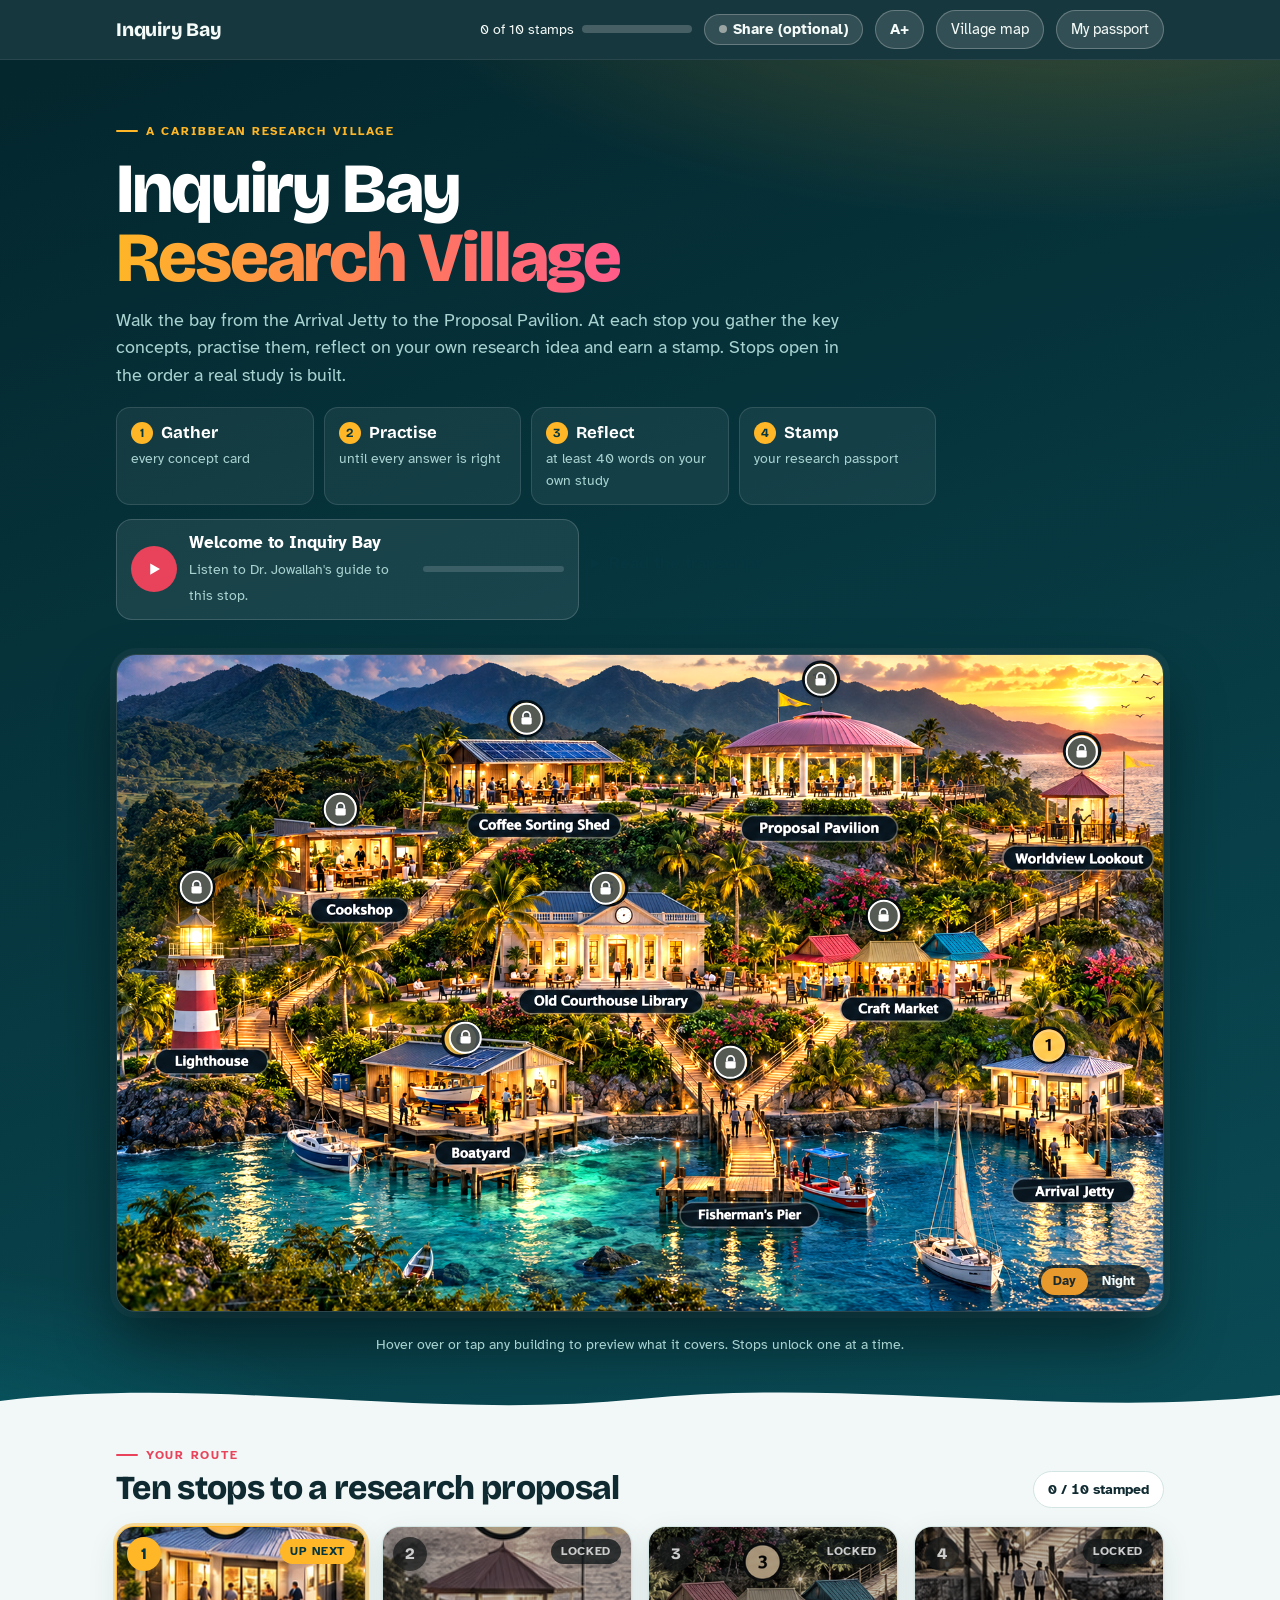
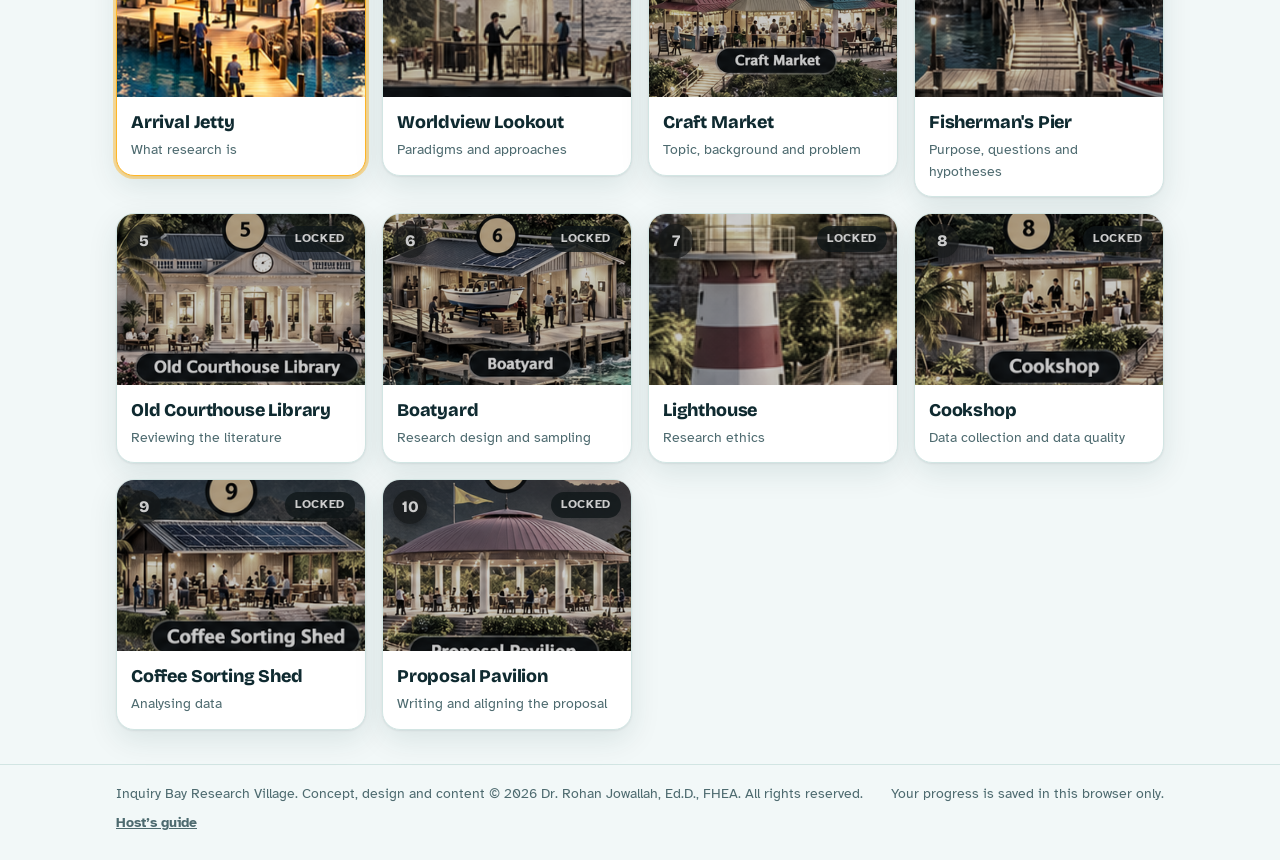
<file: index.html>
<!doctype html><html lang="en"><head><meta charset="utf-8"><meta name="viewport" content="width=device-width, initial-scale=1, viewport-fit=cover">
<title>Inquiry Bay Research Village</title>
<meta name="author" content="Dr. Rohan Jowallah, Ed.D., FHEA">
<link rel="preconnect" href="https://fonts.googleapis.com">
<link rel="preconnect" href="https://fonts.gstatic.com" crossorigin>
<link rel="stylesheet" href="https://fonts.googleapis.com/css2?family=Atkinson+Hyperlegible:ital,wght@0,400;0,700;1,400&family=Bricolage+Grotesque:opsz,wght@12..96,600;12..96,800&display=swap">
<style>
:root{
--bg:#fbf5e9; --surface:#fffdf8; --surface-2:#f3e9d4; --fg:#1d2b2f; --muted:#5b6a6c; --line:#e2d5bb;
--sea:#1c8f99; --sea-deep:#0f5c68; --sand:#efd9a7; --grass:#7fb069; --grass-2:#5b9152; --hill:#3f7a57; --mount:#5d8c84; --sky:#d9efef;
--hibiscus:#c8325f; --mango:#e99a2c; --palm:#2f6f4a; --ok:#2f7d4f; --ok-bg:#e3f2e7; --no:#b33b2e; --no-bg:#fbe5e1; --lock:#9aa4a3;
--title:#0f5c68; --btn:#0f5c68; --road:#e9c98c; --roof1:#c8325f; --roof2:#1c8f99; --roof3:#e99a2c; --wall:#fffaf0; --ink:#1d2b2f;
--f-display:"Shrikhand", "Georgia", serif; --f-body:"Atkinson Hyperlegible", system-ui, -apple-system, "Segoe UI", sans-serif;
--r:14px; --shadow:0 1px 2px rgba(15,60,70,.08), 0 8px 24px rgba(15,60,70,.08);
}
@media (prefers-color-scheme: dark){ :root:not([data-theme="light"]){
--bg:#0e1d22; --surface:#15282e; --surface-2:#1c343b; --fg:#eef3ef; --muted:#a3b5b3; --line:#2a454c;
--sea:#14596a; --sea-deep:#0b3441; --sand:#8a7550; --grass:#3d6a47; --grass-2:#2f5a3c; --hill:#264c37; --mount:#2c4c4f; --sky:#13303d;
--hibiscus:#ec6b92; --mango:#f2b45a; --palm:#5fae7d; --ok:#6fcf91; --ok-bg:#183a28; --no:#f08a7c; --no-bg:#43211d; --lock:#5e6e6f;
--title:#eef3ef; --btn:#1f7f8c; --road:#a68a5a; --roof1:#b8456a; --roof2:#2a8b96; --roof3:#c98a33; --wall:#e9e2d0; --ink:#0e1d22;
--shadow:0 1px 2px rgba(0,0,0,.3), 0 8px 24px rgba(0,0,0,.3); color-scheme:dark }}
:root[data-theme="dark"]{
--bg:#0e1d22; --surface:#15282e; --surface-2:#1c343b; --fg:#eef3ef; --muted:#a3b5b3; --line:#2a454c;
--sea:#14596a; --sea-deep:#0b3441; --sand:#8a7550; --grass:#3d6a47; --grass-2:#2f5a3c; --hill:#264c37; --mount:#2c4c4f; --sky:#13303d;
--hibiscus:#ec6b92; --mango:#f2b45a; --palm:#5fae7d; --ok:#6fcf91; --ok-bg:#183a28; --no:#f08a7c; --no-bg:#43211d; --lock:#5e6e6f;
--title:#eef3ef; --btn:#1f7f8c; --road:#a68a5a; --roof1:#b8456a; --roof2:#2a8b96; --roof3:#c98a33; --wall:#e9e2d0; --ink:#0e1d22;
--shadow:0 1px 2px rgba(0,0,0,.3), 0 8px 24px rgba(0,0,0,.3); color-scheme:dark }
*{box-sizing:border-box}
body{background:var(--bg); color:var(--fg); font-family:var(--f-body); font-size:17px; line-height:1.55; margin:0}
body::before{content:""; position:fixed; inset:0 0 auto; height:env(safe-area-inset-top,0px); z-index:30; background:var(--sea-deep)}
.wrap{max-width:1080px; margin:0 auto; padding-left:max(16px, env(safe-area-inset-left,0px)); padding-right:max(16px, env(safe-area-inset-right,0px))}
h1,h2,h3{text-wrap:balance; line-height:1.15; margin:0}
.display{font-family:var(--f-display); font-weight:400; letter-spacing:.01em}
p{margin:0}
a{color:var(--title)}
button{font:inherit; color:inherit; cursor:pointer}
:focus-visible{outline:3px solid var(--mango); outline-offset:2px; border-radius:6px}
.eyebrow{font-size:.78rem; font-weight:700; letter-spacing:.12em; text-transform:uppercase; color:var(--muted)}
.bar{position:sticky; top:env(safe-area-inset-top,0px); z-index:20; background:var(--sea-deep); color:#f4fbf8}
.bar .wrap{display:flex; align-items:center; gap:12px; padding-block:10px; flex-wrap:wrap}
.brand{font-family:var(--f-display); font-size:1.25rem; flex:1; min-width:0; white-space:nowrap; overflow:hidden; text-overflow:ellipsis}
.bar button{background:rgba(255,255,255,.12); border:1px solid rgba(255,255,255,.25); color:#f4fbf8; padding:7px 14px; border-radius:999px; font-size:.92rem}
.bar button:hover{background:rgba(255,255,255,.22)}
.meter{display:flex; align-items:center; gap:8px; font-size:.9rem}
.meter .track{width:110px; height:8px; background:rgba(255,255,255,.2); border-radius:9px; overflow:hidden}
.meter .fill{height:100%; background:var(--mango); width:0; transition:width .5s}
.hero{padding-block:28px 12px; display:grid; gap:10px}
.hero h1{font-family:var(--f-display); font-weight:400; font-size:clamp(2rem,5.2vw,3.4rem); color:var(--title)}
.hero .lede{max-width:62ch; font-size:1.08rem}
.howto{display:flex; flex-wrap:wrap; gap:8px 18px; color:var(--muted); font-size:.95rem}
.howto span b{color:var(--fg)}
.welcome-audio{display:flex; gap:12px; align-items:center; flex-wrap:wrap}
.mapbox{margin-block:14px; border-radius:20px; overflow:hidden; box-shadow:var(--shadow); border:1px solid var(--line); background:var(--sky)}
.mapbox svg{display:block; width:100%; height:auto}
.st-marker{cursor:pointer}
.st-marker.locked{cursor:not-allowed}
.st-marker .badge{transition:transform .2s}
.st-marker:not(.locked):hover .badge, .st-marker:focus-visible .badge{transform:scale(1.12)}
.st-marker:focus{outline:none}
.st-marker:focus-visible .ring{stroke:var(--mango); stroke-width:5}
.pulse{animation:pulse 1.8s ease-out infinite; transform-origin:center; transform-box:fill-box}
@keyframes pulse{0%{opacity:.8; transform:scale(1)}100%{opacity:0; transform:scale(1.9)}}
.wave{animation:drift 7s ease-in-out infinite alternate}
@keyframes drift{from{transform:translateX(-10px)}to{transform:translateX(10px)}}
.boat{animation:bob 4s ease-in-out infinite alternate}
@keyframes bob{from{transform:translateY(-2px) rotate(-1deg)}to{transform:translateY(3px) rotate(1deg)}}
@media (prefers-reduced-motion: reduce){ .pulse,.wave,.boat{animation:none} *{transition:none!important} }
.route{display:grid; grid-template-columns:repeat(auto-fill,minmax(230px,1fr)); gap:12px; margin-block:8px 28px; padding:0; list-style:none}
.route button{width:100%; text-align:left; display:flex; gap:12px; align-items:flex-start; background:var(--surface); border:1px solid var(--line); border-radius:var(--r); padding:12px 14px}
.route button:hover:not([disabled]){border-color:var(--sea)}
.route button[disabled]{opacity:.55; cursor:not-allowed}
.route .n{flex:none; width:34px; height:34px; border-radius:50%; display:grid; place-items:center; font-weight:700; background:var(--surface-2); font-variant-numeric:tabular-nums}
.route .done .n{background:var(--hibiscus); color:#fff}
.route .current .n{background:var(--mango); color:var(--ink)}
.route .t{min-width:0}
.route .t b{display:block}
.route .t small{color:var(--muted); font-size:.85rem}
.section-h{display:flex; align-items:baseline; justify-content:space-between; gap:12px; flex-wrap:wrap; margin-top:10px}
.section-h h2{font-size:1.35rem}
footer{border-top:1px solid var(--line); margin-top:30px}
footer .wrap{padding-block:18px 26px; color:var(--muted); font-size:.88rem; display:flex; gap:8px 20px; flex-wrap:wrap; justify-content:space-between}
.st-hero{padding-block:22px 6px; display:grid; gap:10px}
.st-hero h1{font-family:var(--f-display); font-weight:400; font-size:clamp(1.9rem,4.6vw,3rem)}
.st-hero .big{font-size:1.12rem; max-width:64ch}
.feeds{display:inline-flex; gap:8px; align-items:center; background:var(--surface-2); border-radius:999px; padding:5px 14px; font-size:.9rem; width:fit-content; max-width:100%}
.checks{display:flex; flex-wrap:wrap; gap:8px; margin-top:4px}
.chip{display:inline-flex; align-items:center; gap:6px; border:1px solid var(--line); border-radius:999px; padding:4px 12px; font-size:.86rem; background:var(--surface)}
.chip.on{background:var(--ok-bg); border-color:var(--ok); color:var(--ok)}
.chip i{font-style:normal; font-weight:700}
.player{display:flex; align-items:center; gap:12px; background:var(--surface); border:1px solid var(--line); border-radius:var(--r); padding:10px 14px; flex-wrap:wrap}
.play{width:46px; height:46px; border-radius:50%; border:none; background:var(--hibiscus); color:#fff; display:grid; place-items:center; flex:none}
.play svg{width:18px; height:18px; fill:currentColor}
.player .lbl{min-width:0; flex:1 1 220px}
.player .lbl b{display:block}
.player .lbl small{color:var(--muted)}
.ptrack{flex:1 1 140px; height:6px; background:var(--surface-2); border-radius:6px; overflow:hidden; min-width:100px}
.ptrack div{height:100%; width:0; background:var(--hibiscus)}
.block{margin-block:26px; display:grid; gap:14px}
.block > header{display:flex; align-items:baseline; gap:12px; flex-wrap:wrap}
.step{font-family:var(--f-display); color:var(--hibiscus); font-size:1.5rem; line-height:1}
.block h2{font-size:1.4rem}
.block .sub{color:var(--muted); font-size:.95rem; flex-basis:100%}
.cards{display:grid; grid-template-columns:repeat(auto-fill,minmax(250px,1fr)); gap:12px}
.card{background:var(--surface); border:1px solid var(--line); border-radius:var(--r); text-align:left; padding:14px 16px; display:grid; gap:8px; align-content:start; min-width:0}
.card .term{font-weight:700; font-size:1.05rem; display:flex; justify-content:space-between; gap:10px; align-items:center}
.card .term span.tag{font-size:.75rem; font-weight:700; color:var(--muted); letter-spacing:.08em; text-transform:uppercase; white-space:nowrap}
.card.open{border-color:var(--sea)}
.card.open .term span.tag{color:var(--ok)}
.card .def{font-size:.97rem}
.card .ex{font-size:.92rem; color:var(--muted); border-left:3px solid var(--mango); padding-left:10px}
.lens{display:grid; grid-template-columns:1fr 1fr; gap:12px}
@media (max-width:720px){ .lens{grid-template-columns:1fr} }
.lens > div{background:var(--surface-2); border-radius:var(--r); padding:16px; display:grid; gap:8px; align-content:start; min-width:0}
.lens h3{font-size:1.05rem}
.lens ul{margin:0; padding-left:18px; display:grid; gap:6px}
.lens li small{display:block; color:var(--muted)}
.act{background:var(--surface); border:1px solid var(--line); border-radius:var(--r); padding:16px; display:grid; gap:12px; min-width:0}
.act.passed{border-color:var(--ok)}
.act .ap{font-weight:700}
.act .status{font-size:.9rem; color:var(--muted)}
.act.passed .status{color:var(--ok); font-weight:700}
.tray{display:flex; flex-wrap:wrap; gap:8px; min-height:10px}
.item{background:var(--surface-2); border:1.5px solid var(--line); border-radius:10px; padding:9px 12px; text-align:left; font-size:.95rem; max-width:100%}
.item.sel{border-color:var(--mango); box-shadow:0 0 0 3px color-mix(in srgb, var(--mango) 35%, transparent)}
.buckets{display:grid; grid-template-columns:repeat(auto-fit,minmax(180px,1fr)); gap:10px}
.bucket{border:2px dashed var(--line); border-radius:12px; padding:10px; display:grid; gap:8px; align-content:start; background:transparent; text-align:left; min-height:90px; min-width:0}
.bucket.ready{border-color:var(--mango); background:color-mix(in srgb, var(--mango) 8%, transparent)}
.bucket > b{font-size:.95rem}
.placed{background:var(--ok-bg); border:1px solid var(--ok); border-radius:9px; padding:8px 10px; font-size:.9rem}
.placed small{display:block; color:var(--muted); margin-top:3px}
.shake{animation:shake .35s}
@keyframes shake{0%,100%{transform:translateX(0)}25%{transform:translateX(-6px)}75%{transform:translateX(6px)}}
.msg{font-size:.92rem; padding:8px 12px; border-radius:9px}
.msg.no{background:var(--no-bg); color:var(--no)}
.msg.ok{background:var(--ok-bg); color:var(--ok)}
.seq{margin:0; padding-left:0; list-style:none; display:grid; gap:6px; counter-reset:s}
.seq li{counter-increment:s; background:var(--ok-bg); border:1px solid var(--ok); border-radius:9px; padding:8px 12px; display:flex; gap:10px}
.seq li::before{content:counter(s); font-weight:700; color:var(--ok); font-variant-numeric:tabular-nums}
.q{display:grid; gap:8px; padding-top:6px}
.q + .q{border-top:1px solid var(--line); padding-top:14px}
.opts{display:grid; gap:8px}
.opt{background:var(--surface-2); border:1.5px solid var(--line); border-radius:10px; padding:10px 12px; text-align:left}
.opt:hover:not([disabled]){border-color:var(--sea)}
.opt.right{background:var(--ok-bg); border-color:var(--ok)}
.opt.wrong{background:var(--no-bg); border-color:var(--no); text-decoration:line-through; opacity:.8}
.calc{display:flex; flex-wrap:wrap; gap:12px}
.calc label{display:grid; gap:4px; font-size:.9rem; font-weight:700}
.calc input{width:110px; padding:9px 10px; border-radius:9px; border:1.5px solid var(--line); background:var(--surface-2); color:var(--fg); font:inherit; font-variant-numeric:tabular-nums}
.calc input.right{border-color:var(--ok); background:var(--ok-bg)}
.calc input.wrong{border-color:var(--no); background:var(--no-bg)}
.btn{background:var(--btn); color:#f4fbf8; border:none; border-radius:999px; padding:10px 20px; font-weight:700; width:fit-content}
.btn.ghost{background:transparent; color:var(--fg); border:1.5px solid var(--line)}
.btn[disabled]{opacity:.45; cursor:not-allowed}
.btn.big{font-size:1.05rem; padding:13px 26px; background:var(--hibiscus); color:#fff}
textarea, .field input{width:100%; border:1.5px solid var(--line); border-radius:12px; background:var(--surface); color:var(--fg); font:inherit; padding:12px 14px; resize:vertical}
textarea{min-height:150px}
.wc{font-size:.88rem; color:var(--muted); font-variant-numeric:tabular-nums}
.wc.ok{color:var(--ok); font-weight:700}
.gate{background:var(--surface-2); border-radius:18px; padding:20px; display:grid; gap:12px; justify-items:start; margin-block:30px 10px}
.gate h2{font-size:1.3rem}
.gate ul{margin:0; padding-left:20px}
.res a{font-weight:700}
.bp{display:grid; gap:16px}
.bp fieldset{border:1px solid var(--line); border-radius:var(--r); padding:14px 16px 16px; margin:0; display:grid; gap:12px; background:var(--surface); min-width:0}
.bp legend{font-weight:700; padding:0 6px; color:var(--hibiscus)}
.field{display:grid; gap:6px}
.field label{font-weight:700}
.field .hint{font-size:.88rem; color:var(--muted)}
.field textarea{min-height:84px}
.notes{font-size:.86rem; background:var(--surface-2); border-radius:9px; padding:8px 10px; color:var(--muted)}
.notes b{color:var(--fg)}
.align-list{display:grid; gap:8px}
.align-list label{display:flex; gap:10px; align-items:flex-start}
.align-list input{width:20px; height:20px; margin-top:3px; accent-color:var(--ok); flex:none}
.stamps{display:grid; grid-template-columns:repeat(auto-fill,minmax(150px,1fr)); gap:12px}
.stamp{aspect-ratio:1/1; max-width:100%; border:2px dashed var(--line); border-radius:50%; display:grid; place-items:center; text-align:center; padding:14px; font-size:.82rem; color:var(--muted)}
.stamp.got{border:3px double var(--hibiscus); color:var(--hibiscus); transform:rotate(-6deg); background:color-mix(in srgb, var(--hibiscus) 6%, transparent)}
.stamp b{display:block; font-family:var(--f-display); font-weight:400; font-size:1rem}
.gloss{display:grid; gap:8px}
.gloss input{width:100%; padding:10px 14px; border-radius:999px; border:1.5px solid var(--line); background:var(--surface); color:var(--fg); font:inherit}
.gloss dl{margin:0; display:grid; gap:10px}
.gloss dt{font-weight:700}
.gloss dd{margin:0; color:var(--muted); font-size:.95rem}
.gloss dd small{color:var(--hibiscus); font-weight:700}
.refl{display:grid; gap:10px}
.refl article{background:var(--surface); border:1px solid var(--line); border-radius:var(--r); padding:12px 14px}
.refl article p{white-space:pre-wrap; font-size:.95rem}
.copybox{width:100%; min-height:180px; font-size:.85rem}
.cert{border:3px double var(--sea); border-radius:20px; padding:28px 22px; text-align:center; display:grid; gap:10px; background:var(--surface); justify-items:center}
.cert h2{font-family:var(--f-display); font-weight:400; font-size:clamp(1.6rem,4vw,2.4rem); color:var(--hibiscus)}
.cert .who{font-size:1.6rem; font-weight:700; border-bottom:2px solid var(--line); padding-bottom:4px; min-width:min(320px,100%)}
.cert code{font-size:1.05rem; background:var(--surface-2); padding:4px 10px; border-radius:8px; font-variant-numeric:tabular-nums}
.overlay{position:fixed; inset:0; background:rgba(10,30,36,.55); display:grid; place-items:center; z-index:50; padding:20px}
.overlay .panel{background:var(--surface); border-radius:22px; padding:28px 24px; max-width:420px; width:100%; text-align:center; display:grid; gap:12px; justify-items:center; box-shadow:var(--shadow)}
.bigstamp{width:150px; height:150px; border-radius:50%; border:5px double var(--hibiscus); color:var(--hibiscus); display:grid; place-items:center; font-family:var(--f-display); font-size:1.05rem; padding:16px; transform:rotate(-8deg); animation:thump .5s ease-out}
@keyframes thump{0%{transform:scale(2.2) rotate(-8deg); opacity:0}70%{transform:scale(.92) rotate(-8deg); opacity:1}100%{transform:scale(1) rotate(-8deg)}}
.row{display:flex; gap:10px; flex-wrap:wrap; justify-content:center}
.preview-flag{background:var(--mango); color:var(--ink); text-align:center; font-weight:700; font-size:.85rem; padding:4px}
</style>
<link rel="stylesheet" href="map.css">
<link rel="manifest" href="manifest.webmanifest">
<meta name="theme-color" content="#04262d">
<link rel="apple-touch-icon" href="icon-192.png">
</head><body>
<div id="previewFlag" class="preview-flag" hidden>Facilitator preview: every station is unlocked. Progress here is for testing only.</div>
<header class="bar">
<div class="wrap">
<div class="brand">Inquiry Bay</div>
<div class="meter" aria-label="Village progress"><span id="meterTxt">0 of 10 stamps</span><div class="track"><div class="fill" id="meterFill"></div></div></div>
<button type="button" id="navMap">Village map</button>
<button type="button" id="navPass">My passport</button>
</div>
</header>
<main id="app"></main>
<footer>
<div class="wrap">
<span>Inquiry Bay Research Village. Concept, design and content © 2026 Dr. Rohan Jowallah, Ed.D., FHEA. All rights reserved.</span>
<span>Your progress is saved in this browser only.</span>
</div>
</footer>
<audio id="aud" preload="none"></audio>
<script src="data.js?v=6"></script>
<script src="map.js?v=6"></script>
<script src="app.js?v=6"></script>
<script src="sync.js?v=6"></script>
<script src="transcripts.js?v=1"></script>
<script src="extras.js?v=1"></script>
</body></html>
</file>
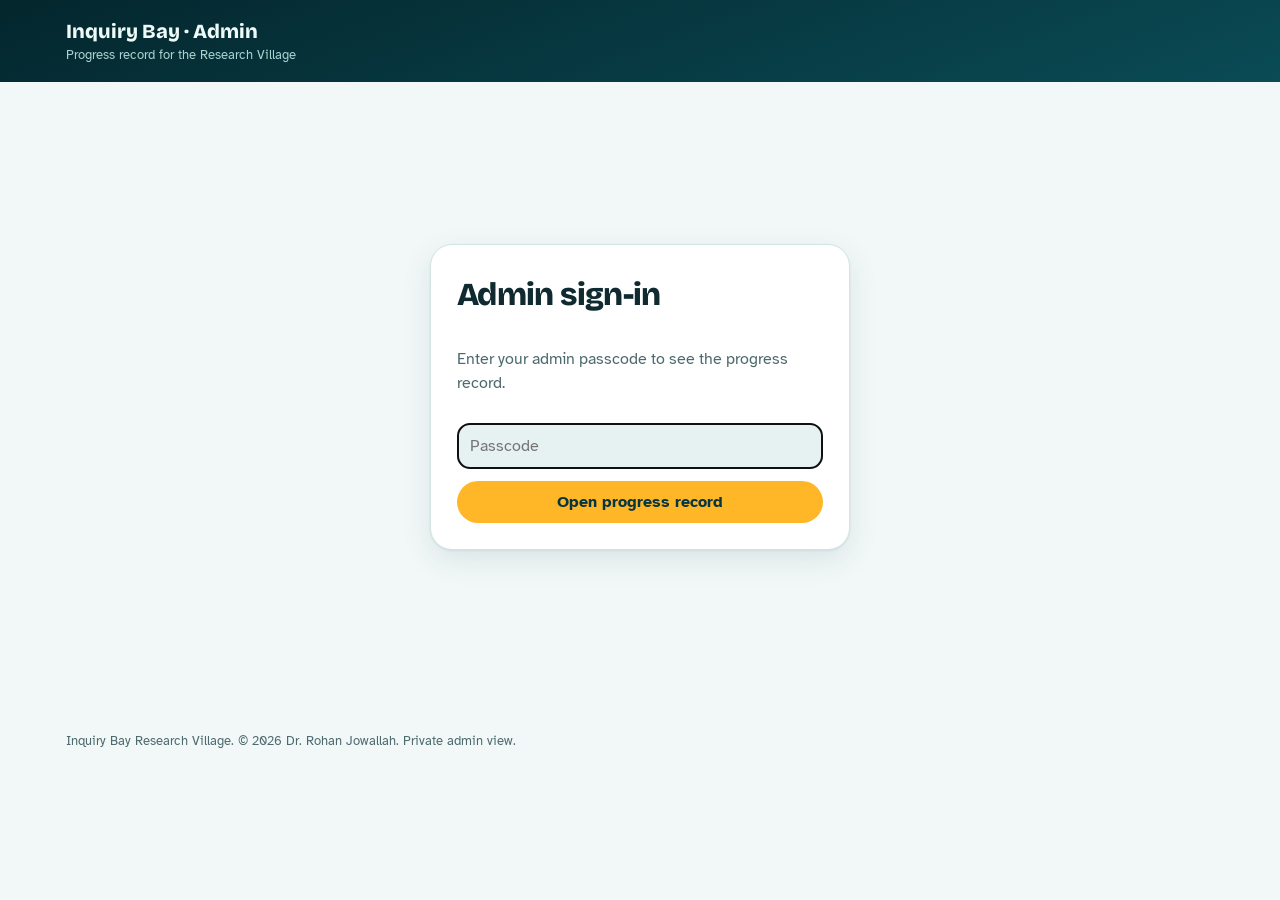
<file: admin.html>
<!doctype html>
<html lang="en"><head><meta charset="utf-8"><meta name="viewport" content="width=device-width, initial-scale=1, viewport-fit=cover">
<title>Inquiry Bay Admin</title>
<meta name="robots" content="noindex,nofollow">
<link rel="preconnect" href="https://fonts.googleapis.com"><link rel="preconnect" href="https://fonts.gstatic.com" crossorigin>
<link rel="stylesheet" href="https://fonts.googleapis.com/css2?family=Atkinson+Hyperlegible:wght@400;700&family=Bricolage+Grotesque:opsz,wght@12..96,600;12..96,800&display=swap">
<style>
:root{--bg:#f2f8f8;--surface:#fff;--surface-2:#e5f2f1;--fg:#0f2a30;--muted:#4d6a6f;--line:#d2e5e3;--sea:#00a3b4;--band1:#04262d;--band2:#0a4b55;--hibiscus:#e8435a;--mango:#ffb627;--ok:#1f8a5c;--ok-bg:#e1f4ea;--no:#c2392b;
--f-display:"Bricolage Grotesque","Avenir Next","Segoe UI",system-ui,sans-serif;--f-body:"Atkinson Hyperlegible",system-ui,-apple-system,"Segoe UI",sans-serif;--shadow:0 1px 2px rgba(6,54,63,.08),0 10px 30px rgba(6,54,63,.10)}
@media (prefers-color-scheme: dark){:root:not([data-theme="light"]){--bg:#061a1f;--surface:#0c2930;--surface-2:#12363e;--fg:#e8f5f3;--muted:#9dbcbc;--line:#1c444c;--sea:#22c3cf;--band1:#021216;--band2:#073740;--hibiscus:#ff6b7f;--mango:#ffc24b;--ok:#6fd8a0;--ok-bg:#163a2b;--no:#ff8a7a;--shadow:0 1px 2px rgba(0,0,0,.3),0 10px 30px rgba(0,0,0,.35);color-scheme:dark}}
*{box-sizing:border-box}
body{margin:0;background:var(--bg);color:var(--fg);font-family:var(--f-body);font-size:16px;line-height:1.5}
.wrap{max-width:1180px;margin:0 auto;padding-left:max(16px,env(safe-area-inset-left,0px));padding-right:max(16px,env(safe-area-inset-right,0px))}
header.top{background:linear-gradient(160deg,var(--band1),var(--band2));color:#eefaf8}
header.top .wrap{display:flex;align-items:center;gap:14px;flex-wrap:wrap;padding-block:16px}
.brand{font-family:var(--f-display);font-weight:800;font-size:1.25rem;flex:1}
.brand small{display:block;font-family:var(--f-body);font-weight:400;font-size:.82rem;color:#a9d3d1}
button{font:inherit;cursor:pointer}
.btn{background:var(--mango);color:#06363f;border:none;border-radius:999px;padding:9px 18px;font-weight:700}
.btn.ghost{background:transparent;color:inherit;border:1.5px solid currentColor;opacity:.9}
.btn.danger{background:transparent;color:var(--no);border:1.5px solid var(--no)}
h1,h2,h3{font-family:var(--f-display);font-weight:800;letter-spacing:-.02em;margin:0}
.login{min-height:70vh;display:grid;place-items:center}
.login form{background:var(--surface);border:1px solid var(--line);border-radius:22px;padding:26px;width:min(420px,100%);display:grid;gap:12px;box-shadow:var(--shadow)}
input,select{padding:10px 12px;border-radius:12px;border:1.5px solid var(--line);background:var(--surface-2);color:var(--fg);font:inherit;width:100%}
.err{color:var(--no);font-weight:700;font-size:.9rem}
.tiles{display:grid;grid-template-columns:repeat(4,minmax(0,1fr));gap:12px;margin:22px 0}
@media (max-width:760px){.tiles{grid-template-columns:repeat(2,minmax(0,1fr))}}
.tile{background:var(--surface);border:1px solid var(--line);border-radius:16px;padding:14px 16px;box-shadow:var(--shadow)}
.tile b{display:block;font-family:var(--f-display);font-size:2rem;font-variant-numeric:tabular-nums;line-height:1.1}
.tile span{color:var(--muted);font-size:.86rem}
.panel{background:var(--surface);border:1px solid var(--line);border-radius:18px;padding:18px;box-shadow:var(--shadow);margin-bottom:18px;min-width:0}
.panel h2{font-size:1.2rem;margin-bottom:12px}
.funnel{display:grid;gap:8px}
.frow{display:grid;grid-template-columns:190px 1fr 56px;gap:10px;align-items:center;font-size:.9rem}
@media (max-width:560px){.frow{grid-template-columns:120px 1fr 44px}}
.bar{height:12px;background:var(--surface-2);border-radius:8px;overflow:hidden}
.bar i{display:block;height:100%;background:linear-gradient(90deg,var(--sea),var(--mango));border-radius:8px}
.num{text-align:right;font-variant-numeric:tabular-nums;font-weight:700}
.tools{display:flex;gap:10px;flex-wrap:wrap;align-items:center;margin-bottom:12px}
.tools input{max-width:280px}.tools select{max-width:200px}
.tablewrap{overflow-x:auto}
table{width:100%;border-collapse:collapse;font-size:.92rem}
th{text-align:left;font-size:.75rem;letter-spacing:.08em;text-transform:uppercase;color:var(--muted);padding:8px 10px;border-bottom:1px solid var(--line);white-space:nowrap}
td{padding:10px;border-bottom:1px solid var(--line);vertical-align:middle}
tr.row{cursor:pointer}tr.row:hover td{background:var(--surface-2)}
.pips{display:flex;gap:3px}.pips i{width:12px;height:12px;border-radius:3px;background:var(--surface-2);border:1px solid var(--line)}.pips i.on{background:var(--hibiscus);border-color:var(--hibiscus)}
.pill{display:inline-block;padding:3px 9px;border-radius:999px;font-size:.78rem;font-weight:700;background:var(--surface-2)}
.pill.done{background:var(--ok-bg);color:var(--ok)}
.muted{color:var(--muted)}
.drawer{position:fixed;inset:0;z-index:50;background:rgba(3,20,24,.55);display:flex;justify-content:flex-end}
.drawer .sheet{background:var(--bg);width:min(720px,100%);height:100%;overflow:auto;padding:20px max(18px,env(safe-area-inset-right,0px)) 30px 18px;display:grid;gap:14px;align-content:start}
.sheet .head{display:flex;gap:12px;align-items:flex-start;justify-content:space-between;flex-wrap:wrap}
.refl{background:var(--surface);border:1px solid var(--line);border-radius:14px;padding:12px 14px}
.refl h3{font-size:1rem;margin-bottom:4px}
.refl p{white-space:pre-wrap;margin:0;font-size:.95rem}
.refl small{color:var(--muted)}
.empty{padding:30px;text-align:center;color:var(--muted)}
footer{color:var(--muted);font-size:.82rem;padding-block:20px}
</style></head>
<body>
<header class="top"><div class="wrap"><div class="brand">Inquiry Bay · Admin<small>Progress record for the Research Village</small></div><span id="who"></span></div></header>
<main class="wrap" id="app"></main>
<footer class="wrap">Inquiry Bay Research Village. © 2026 Dr. Rohan Jowallah. Private admin view.</footer>
<script src="data.js"></script>
<script>
(function(){
const SB_URL="https://yjtahynkggizwtuuuvuw.supabase.co";
const SB_KEY="eyJhbGciOiJIUzI1NiIsInR5cCI6IkpXVCJ9.eyJpc3MiOiJzdXBhYmFzZSIsInJlZiI6InlqdGFoeW5rZ2dpend0dXV1dnV3Iiwicm9sZSI6ImFub24iLCJpYXQiOjE3NzQwMDIyNTAsImV4cCI6MjA4OTU3ODI1MH0.iGI4pn4-uHVgABGxmbN0vUzja8fNBRRpmiqunp3dt0E";
const BP=[["title","Working title"],["background","Background and context"],["problem","Problem statement"],["purpose","Purpose statement"],["rq","Research questions or hypotheses"],["significance","Significance"],["definitions","Key terms and operational definitions"],["framework","Theoretical or conceptual framework"],["litgap","Literature themes and the gap"],["approach","Approach and worldview"],["design","Research design"],["sample","Population, sample and sampling"],["instruments","Instruments and data collection"],["analysis","Data analysis"],["ethics","Ethical considerations"],["appendices","Appendices"]];
const S = (typeof STATIONS!=="undefined") ? STATIONS : [];
const $=s=>document.querySelector(s), app=$("#app");
const esc=s=>String(s==null?"":s).replace(/[&<>"']/g,c=>({"&":"&amp;","<":"&lt;",">":"&gt;",'"':"&quot;","'":"&#39;"}[c]));
const words=s=>(s||"").trim().split(/\s+/).filter(Boolean).length;
let pass=null, rows=[], q="", grp="", timer=null;
try{ pass=sessionStorage.getItem("ibrv-admin"); }catch(e){}

async function rpc(fn, body){
  const r=await fetch(SB_URL+"/rest/v1/rpc/"+fn,{method:"POST",headers:{"Content-Type":"application/json","apikey":SB_KEY,"Authorization":"Bearer "+SB_KEY},body:JSON.stringify(body)});
  if(!r.ok){ const t=await r.text(); const e=new Error(/invalid passcode/i.test(t)?"bad":"net"); throw e; }
  const t=await r.text(); return t?JSON.parse(t):null;
}
function login(msg){
  $("#who").innerHTML="";
  app.innerHTML=`<div class="login"><form id="lf"><h1>Admin sign-in</h1><p class="muted">Enter your admin passcode to see the progress record.</p><input id="pc" type="password" autocomplete="current-password" placeholder="Passcode" required>${msg?`<span class="err">${esc(msg)}</span>`:""}<button class="btn" type="submit">Open progress record</button></form></div>`;
  $("#lf").addEventListener("submit",async e=>{e.preventDefault(); pass=$("#pc").value.trim(); await load(true);});
  setTimeout(()=>$("#pc")&&$("#pc").focus(),50);
}
async function load(first){
  try{ rows=await rpc("ibrv_admin_list",{p_pass:pass})||[]; try{sessionStorage.setItem("ibrv-admin",pass);}catch(e){} render(); }
  catch(e){ if(e.message==="bad"){ try{sessionStorage.removeItem("ibrv-admin");}catch(_){} pass=null; login("That passcode is not right. Try again."); } else if(first){ login("Could not reach the progress record. Check your connection and try again."); } }
}
const stampsOf=r=>r.state&&r.state.stamps?r.state.stamps:{};
const ago=d=>{const s=(Date.now()-new Date(d))/1000; if(s<60)return"just now"; if(s<3600)return Math.floor(s/60)+" min ago"; if(s<86400)return Math.floor(s/3600)+" h ago"; return Math.floor(s/86400)+" d ago";};
function filtered(){ return rows.filter(r=>(!grp||(r.group_code||"")===grp)&&(!q||(r.name+" "+(r.group_code||"")).toLowerCase().includes(q))); }
function render(){
  $("#who").innerHTML=`<button class="btn ghost" id="rf">Refresh</button> <button class="btn ghost" id="lo">Sign out</button>`;
  $("#rf").onclick=()=>load(); $("#lo").onclick=()=>{ try{sessionStorage.removeItem("ibrv-admin");}catch(e){} pass=null; clearInterval(timer); login(); };
  const list=filtered(), n=list.length, done=list.filter(r=>r.stamps>=10).length;
  const avg=n?(list.reduce((a,r)=>a+r.stamps,0)/n).toFixed(1):"0";
  const week=list.filter(r=>Date.now()-new Date(r.updated_at)<7*864e5).length;
  const groups=[...new Set(rows.map(r=>r.group_code).filter(Boolean))].sort();
  const per=S.map(s=>list.filter(r=>stampsOf(r)[s.id]).length);
  app.innerHTML=`<div class="tiles">
    <div class="tile"><b>${n}</b><span>Learners${grp?" in "+esc(grp):""}</span></div>
    <div class="tile"><b>${done}</b><span>Finished all 10 stops</span></div>
    <div class="tile"><b>${avg}</b><span>Average stamps</span></div>
    <div class="tile"><b>${week}</b><span>Active in the last 7 days</span></div></div>
  <section class="panel"><h2>Stamps by stop</h2><div class="funnel">${S.map((s,i)=>`<div class="frow"><span>${s.num}. ${esc(s.name)}</span><span class="bar"><i style="width:${n?per[i]/n*100:0}%"></i></span><span class="num">${per[i]}</span></div>`).join("")||'<p class="muted">Stop list unavailable.</p>'}</div></section>
  <section class="panel"><h2>Learners</h2>
    <div class="tools"><input id="q" type="search" placeholder="Search by name" value="${esc(q)}"><select id="g"><option value="">All groups</option>${groups.map(g=>`<option ${g===grp?"selected":""}>${esc(g)}</option>`).join("")}</select><button class="btn ghost" id="csv" style="color:var(--fg)">Export CSV</button></div>
    ${list.length?`<div class="tablewrap"><table><thead><tr><th>Name</th><th>Group</th><th>Progress</th><th>Stamps</th><th>Reflection words</th><th>Last active</th></tr></thead><tbody>${list.map(r=>{const st=stampsOf(r); const w=Object.values((r.state&&r.state.refl)||{}).reduce((a,t)=>a+words(t),0); return `<tr class="row" data-id="${r.id}"><td><b>${esc(r.name)}</b></td><td>${esc(r.group_code||"")}</td><td><span class="pips">${S.map(s=>`<i class="${st[s.id]?"on":""}" title="${esc(s.name)}"></i>`).join("")}</span></td><td>${r.stamps>=10?'<span class="pill done">Complete</span>':r.stamps+" / 10"}</td><td class="num">${w}</td><td class="muted">${ago(r.updated_at)}</td></tr>`;}).join("")}</tbody></table></div>`:`<div class="empty">No learners yet. When someone enters their name in the village, they appear here.</div>`}
  </section>`;
  $("#q").oninput=e=>{q=e.target.value.toLowerCase(); render(); const el=$("#q"); el.focus(); el.setSelectionRange(el.value.length,el.value.length);};
  $("#g").onchange=e=>{grp=e.target.value; render();};
  $("#csv").onclick=csv;
  app.querySelectorAll("tr.row").forEach(tr=>tr.onclick=()=>detail(rows.find(r=>r.id===tr.dataset.id)));
}
function detail(r){
  if(!r) return; const st=r.state||{}; const stp=st.stamps||{}, refl=st.refl||{}, bp=st.bp||{};
  const d=document.createElement("div"); d.className="drawer";
  d.innerHTML=`<div class="sheet" role="dialog" aria-modal="true"><div class="head"><div><h2>${esc(r.name)}</h2><span class="muted">${esc(r.group_code||"No group")} · ${r.stamps} of 10 stamps · last active ${ago(r.updated_at)}</span></div><div style="display:flex;gap:8px"><button class="btn danger" id="del">Delete</button><button class="btn" id="cl">Close</button></div></div>
  <h3>Reflections</h3>${S.map(s=>`<div class="refl"><h3>${s.num}. ${esc(s.name)} ${stp[s.id]?'<span class="pill done">Stamped</span>':'<span class="pill">Not stamped</span>'}</h3><small>${esc(s.reflection)}</small><p>${refl[s.id]?esc(refl[s.id]):'<span class="muted">No reflection yet.</span>'}</p>${refl[s.id]?`<small>${words(refl[s.id])} words</small>`:""}</div>`).join("")}
  <h3>Proposal Blueprint</h3>${BP.map(([k,l])=>`<div class="refl"><h3>${esc(l)}</h3><p>${bp[k]?esc(bp[k]):'<span class="muted">Not written yet.</span>'}</p></div>`).join("")}</div>`;
  document.body.appendChild(d);
  const close=()=>d.remove(); d.addEventListener("click",e=>{if(e.target===d)close();}); d.querySelector("#cl").onclick=close;
  d.querySelector("#del").onclick=async function(){ if(this.dataset.c!=="1"){ this.dataset.c="1"; this.textContent="Click again to delete"; return; } try{ await rpc("ibrv_admin_delete",{p_pass:pass,p_id:r.id}); close(); load(); }catch(e){ this.textContent="Could not delete"; } };
}
function csv(){
  const list=filtered(); const head=["Name","Group","Stamps","Last active"].concat(S.map(s=>"Stamp: "+s.name)).concat(S.map(s=>"Reflection: "+s.name)).concat(BP.map(b=>"Blueprint: "+b[1]));
  const cell=v=>'"'+String(v==null?"":v).replace(/"/g,'""')+'"';
  const lines=[head.map(cell).join(",")].concat(list.map(r=>{const st=r.state||{}; return [r.name,r.group_code||"",r.stamps,new Date(r.updated_at).toLocaleString()].concat(S.map(s=>(st.stamps||{})[s.id]?"Yes":"")).concat(S.map(s=>(st.refl||{})[s.id]||"")).concat(BP.map(b=>(st.bp||{})[b[0]]||"")).map(cell).join(",");}));
  const a=document.createElement("a"); a.href=URL.createObjectURL(new Blob(["﻿"+lines.join("\n")],{type:"text/csv"})); a.download="inquiry-bay-class-record.csv"; document.body.appendChild(a); a.click(); a.remove();
}
if(pass) load(true); else login();
timer=setInterval(()=>{ if(pass && !document.querySelector(".drawer")) load(); },60000);
})();
</script>
</body></html>
</file>
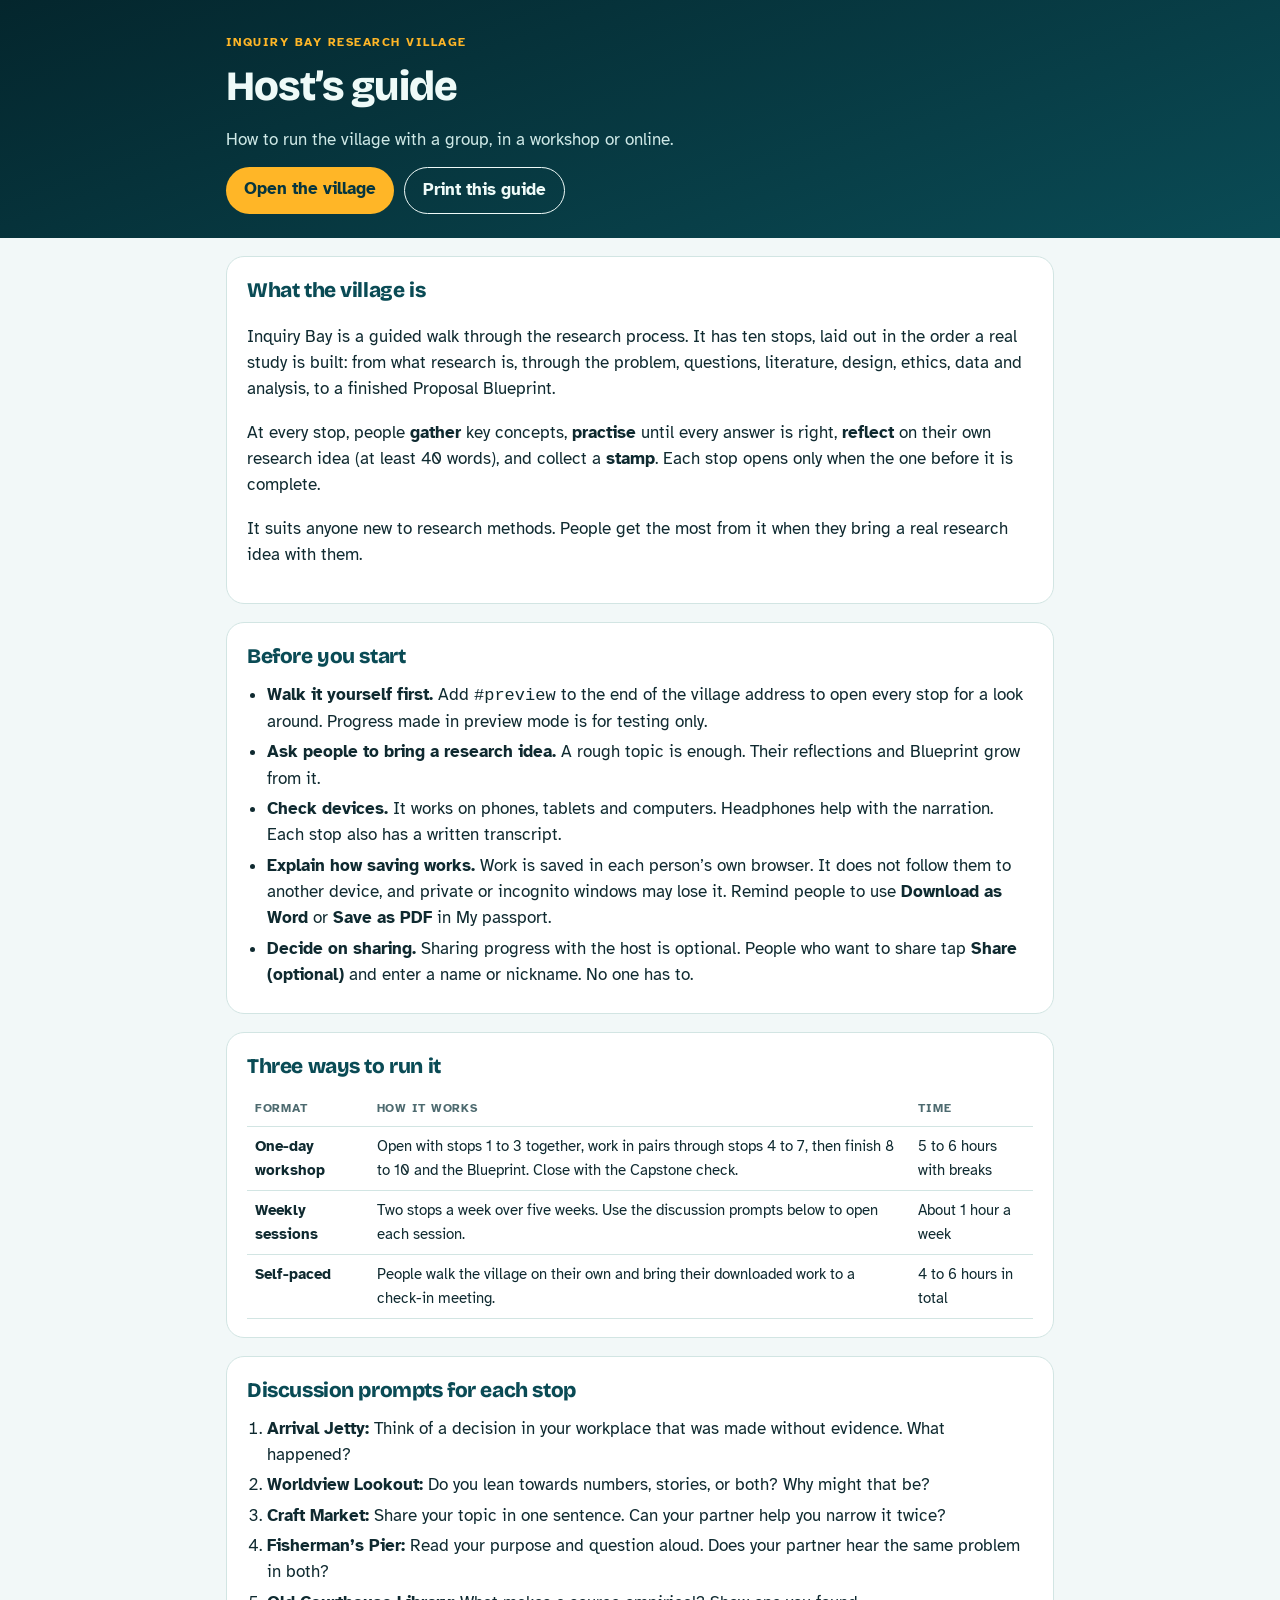
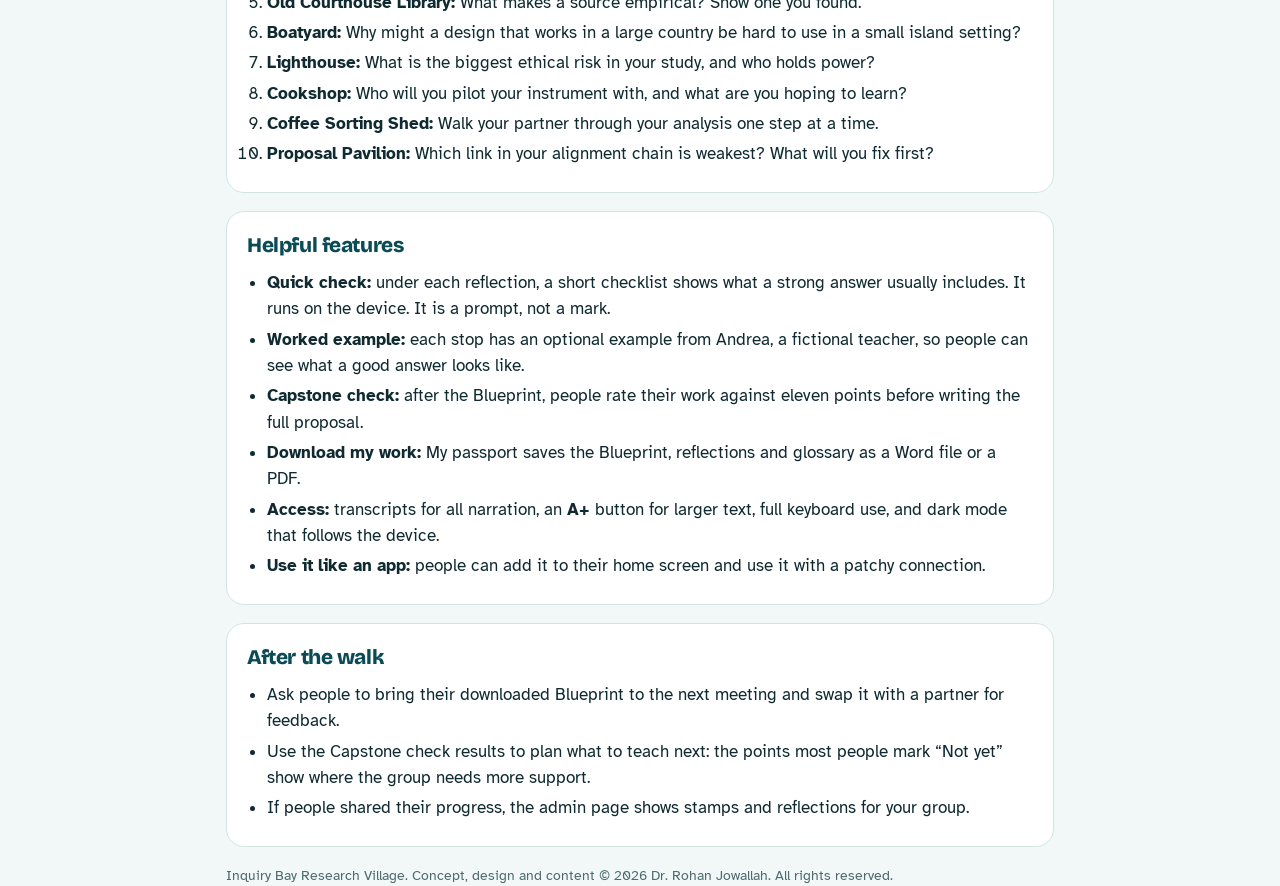
<file: host-guide.html>
<!doctype html>
<html lang="en"><head><meta charset="utf-8"><meta name="viewport" content="width=device-width, initial-scale=1">
<title>Inquiry Bay Host's Guide</title>
<link rel="preconnect" href="https://fonts.googleapis.com"><link rel="preconnect" href="https://fonts.gstatic.com" crossorigin>
<link rel="stylesheet" href="https://fonts.googleapis.com/css2?family=Atkinson+Hyperlegible:wght@400;700&family=Bricolage+Grotesque:opsz,wght@12..96,800&display=swap">
<style>
:root{--bg:#f2f8f8;--surface:#fff;--fg:#0f2a30;--muted:#4d6a6f;--line:#d2e5e3;--sea:#0a4b55;--mango:#ffb627;--band:#04262d}
@media (prefers-color-scheme: dark){:root{--bg:#061a1f;--surface:#0c2930;--fg:#e8f5f3;--muted:#9dbcbc;--line:#1c444c;--sea:#7fd6dc;--band:#021216;color-scheme:dark}}
*{box-sizing:border-box}
body{margin:0;background:var(--bg);color:var(--fg);font-family:"Atkinson Hyperlegible",system-ui,sans-serif;font-size:17px;line-height:1.55}
.wrap{max-width:860px;margin:0 auto;padding:0 16px}
header{background:linear-gradient(160deg,var(--band),#0a4b55);color:#eefaf8;padding:28px 0 24px}
h1,h2,h3{font-family:"Bricolage Grotesque",system-ui,sans-serif;font-weight:800;letter-spacing:-.02em;margin:0}
h1{font-size:clamp(1.8rem,5vw,2.6rem)}
header p{margin:8px 0 0;color:#cfe9e7}
.k{display:inline-block;font-size:.78rem;letter-spacing:.12em;text-transform:uppercase;font-weight:700;color:var(--mango)}
section{background:var(--surface);border:1px solid var(--line);border-radius:18px;padding:18px 20px;margin:18px 0}
h2{font-size:1.3rem;margin-bottom:8px;color:var(--sea)}
h3{font-size:1.05rem;margin:12px 0 4px}
ul,ol{padding-left:20px;margin:6px 0}li{margin:4px 0}
table{width:100%;border-collapse:collapse;font-size:.95rem}
th,td{text-align:left;padding:8px;border-bottom:1px solid var(--line);vertical-align:top}
th{font-size:.78rem;letter-spacing:.06em;text-transform:uppercase;color:var(--muted)}
.btns{display:flex;gap:10px;flex-wrap:wrap;margin-top:14px}
.btn{background:var(--mango);color:#06363f;border:none;border-radius:999px;padding:9px 18px;font:inherit;font-weight:700;text-decoration:none;cursor:pointer}
.btn.ghost{background:transparent;color:#eefaf8;border:1.5px solid #eefaf8}
footer{color:var(--muted);font-size:.85rem;padding:10px 0 30px}
@media print{header{background:none;color:#000;padding:0}header p{color:#333}.btns{display:none}section{border:none;padding:0;margin:14px 0}body{font-size:11pt}}
</style></head>
<body>
<header><div class="wrap"><span class="k">Inquiry Bay Research Village</span><h1>Host’s guide</h1>
<p>How to run the village with a group, in a workshop or online.</p>
<div class="btns"><a class="btn" href="./">Open the village</a><button class="btn ghost" type="button" onclick="window.print()">Print this guide</button></div></div></header>
<main class="wrap">

<section><h2>What the village is</h2>
<p>Inquiry Bay is a guided walk through the research process. It has ten stops, laid out in the order a real study is built: from what research is, through the problem, questions, literature, design, ethics, data and analysis, to a finished Proposal Blueprint.</p>
<p>At every stop, people <b>gather</b> key concepts, <b>practise</b> until every answer is right, <b>reflect</b> on their own research idea (at least 40 words), and collect a <b>stamp</b>. Each stop opens only when the one before it is complete.</p>
<p>It suits anyone new to research methods. People get the most from it when they bring a real research idea with them.</p></section>

<section><h2>Before you start</h2>
<ul>
<li><b>Walk it yourself first.</b> Add <code>#preview</code> to the end of the village address to open every stop for a look around. Progress made in preview mode is for testing only.</li>
<li><b>Ask people to bring a research idea.</b> A rough topic is enough. Their reflections and Blueprint grow from it.</li>
<li><b>Check devices.</b> It works on phones, tablets and computers. Headphones help with the narration. Each stop also has a written transcript.</li>
<li><b>Explain how saving works.</b> Work is saved in each person’s own browser. It does not follow them to another device, and private or incognito windows may lose it. Remind people to use <b>Download as Word</b> or <b>Save as PDF</b> in My passport.</li>
<li><b>Decide on sharing.</b> Sharing progress with the host is optional. People who want to share tap <b>Share (optional)</b> and enter a name or nickname. No one has to.</li>
</ul></section>

<section><h2>Three ways to run it</h2>
<table><thead><tr><th>Format</th><th>How it works</th><th>Time</th></tr></thead><tbody>
<tr><td><b>One-day workshop</b></td><td>Open with stops 1 to 3 together, work in pairs through stops 4 to 7, then finish 8 to 10 and the Blueprint. Close with the Capstone check.</td><td>5 to 6 hours with breaks</td></tr>
<tr><td><b>Weekly sessions</b></td><td>Two stops a week over five weeks. Use the discussion prompts below to open each session.</td><td>About 1 hour a week</td></tr>
<tr><td><b>Self-paced</b></td><td>People walk the village on their own and bring their downloaded work to a check-in meeting.</td><td>4 to 6 hours in total</td></tr>
</tbody></table></section>

<section><h2>Discussion prompts for each stop</h2>
<ol>
<li><b>Arrival Jetty:</b> Think of a decision in your workplace that was made without evidence. What happened?</li>
<li><b>Worldview Lookout:</b> Do you lean towards numbers, stories, or both? Why might that be?</li>
<li><b>Craft Market:</b> Share your topic in one sentence. Can your partner help you narrow it twice?</li>
<li><b>Fisherman’s Pier:</b> Read your purpose and question aloud. Does your partner hear the same problem in both?</li>
<li><b>Old Courthouse Library:</b> What makes a source empirical? Show one you found.</li>
<li><b>Boatyard:</b> Why might a design that works in a large country be hard to use in a small island setting?</li>
<li><b>Lighthouse:</b> What is the biggest ethical risk in your study, and who holds power?</li>
<li><b>Cookshop:</b> Who will you pilot your instrument with, and what are you hoping to learn?</li>
<li><b>Coffee Sorting Shed:</b> Walk your partner through your analysis one step at a time.</li>
<li><b>Proposal Pavilion:</b> Which link in your alignment chain is weakest? What will you fix first?</li>
</ol></section>

<section><h2>Helpful features</h2>
<ul>
<li><b>Quick check:</b> under each reflection, a short checklist shows what a strong answer usually includes. It runs on the device. It is a prompt, not a mark.</li>
<li><b>Worked example:</b> each stop has an optional example from Andrea, a fictional teacher, so people can see what a good answer looks like.</li>
<li><b>Capstone check:</b> after the Blueprint, people rate their work against eleven points before writing the full proposal.</li>
<li><b>Download my work:</b> My passport saves the Blueprint, reflections and glossary as a Word file or a PDF.</li>
<li><b>Access:</b> transcripts for all narration, an <b>A+</b> button for larger text, full keyboard use, and dark mode that follows the device.</li>
<li><b>Use it like an app:</b> people can add it to their home screen and use it with a patchy connection.</li>
</ul></section>

<section><h2>After the walk</h2>
<ul>
<li>Ask people to bring their downloaded Blueprint to the next meeting and swap it with a partner for feedback.</li>
<li>Use the Capstone check results to plan what to teach next: the points most people mark “Not yet” show where the group needs more support.</li>
<li>If people shared their progress, the admin page shows stamps and reflections for your group.</li>
</ul></section>
</main>
<footer class="wrap">Inquiry Bay Research Village. Concept, design and content © 2026 Dr. Rohan Jowallah. All rights reserved.</footer>
</body></html>
</file>
<file: map.css>
:root{
--bg:#f2f8f8; --surface:#ffffff; --surface-2:#e5f2f1; --fg:#0f2a30; --muted:#4d6a6f; --line:#d2e5e3;
--sea:#00a3b4; --sea-deep:#06363f; --sand:#efd9a7; --grass:#7fb069; --grass-2:#5b9152; --hill:#3f7a57; --mount:#5d8c84; --sky:#d9efef;
--hibiscus:#e8435a; --mango:#ffb627; --palm:#1f8a6d; --ok:#1f8a5c; --ok-bg:#e1f4ea; --no:#c2392b; --no-bg:#fde6e3; --lock:#8a9ea0;
--title:#06363f; --btn:#06363f; --road:#e9c98c; --roof1:#e8435a; --roof2:#00a3b4; --roof3:#ffb627; --wall:#fffaf0; --ink:#0f2a30;
--band1:#04262d; --band2:#0a4b55; --on-band:#eefaf8; --on-band-muted:#a9d3d1;
--f-display:"Bricolage Grotesque", "Avenir Next", "Segoe UI", system-ui, sans-serif; --f-body:"Atkinson Hyperlegible", system-ui, -apple-system, "Segoe UI", sans-serif;
--r:16px; --shadow:0 1px 2px rgba(6,54,63,.08), 0 10px 30px rgba(6,54,63,.10);
}
@media (prefers-color-scheme: dark){ :root:not([data-theme="light"]){
--bg:#061a1f; --surface:#0c2930; --surface-2:#12363e; --fg:#e8f5f3; --muted:#9dbcbc; --line:#1c444c;
--sea:#22c3cf; --sea-deep:#04222a; --sand:#8a7550; --grass:#3d6a47; --grass-2:#2f5a3c; --hill:#264c37; --mount:#2c4c4f; --sky:#13303d;
--hibiscus:#ff6b7f; --mango:#ffc24b; --palm:#3fbf98; --ok:#6fd8a0; --ok-bg:#163a2b; --no:#ff8a7a; --no-bg:#43201c; --lock:#5f7476;
--title:#e8f5f3; --btn:#14808c; --road:#a68a5a; --roof1:#c94a65; --roof2:#2a9aa6; --roof3:#d39a35; --wall:#e9e2d0; --ink:#061a1f;
--band1:#021216; --band2:#073740; --on-band:#eefaf8; --on-band-muted:#9cc7c5;
--shadow:0 1px 2px rgba(0,0,0,.3), 0 10px 30px rgba(0,0,0,.35); color-scheme:dark }}
:root[data-theme="dark"]{
--bg:#061a1f; --surface:#0c2930; --surface-2:#12363e; --fg:#e8f5f3; --muted:#9dbcbc; --line:#1c444c;
--sea:#22c3cf; --sea-deep:#04222a; --sand:#8a7550; --grass:#3d6a47; --grass-2:#2f5a3c; --hill:#264c37; --mount:#2c4c4f; --sky:#13303d;
--hibiscus:#ff6b7f; --mango:#ffc24b; --palm:#3fbf98; --ok:#6fd8a0; --ok-bg:#163a2b; --no:#ff8a7a; --no-bg:#43201c; --lock:#5f7476;
--title:#e8f5f3; --btn:#14808c; --road:#a68a5a; --roof1:#c94a65; --roof2:#2a9aa6; --roof3:#d39a35; --wall:#e9e2d0; --ink:#061a1f;
--band1:#021216; --band2:#073740; --on-band:#eefaf8; --on-band-muted:#9cc7c5;
--shadow:0 1px 2px rgba(0,0,0,.3), 0 10px 30px rgba(0,0,0,.35); color-scheme:dark }
body::before{content:""; position:fixed; inset:0 0 auto; height:env(safe-area-inset-top,0px); z-index:30; background:var(--band1)}
.bar{position:sticky; top:env(safe-area-inset-top,0px); z-index:20; background:color-mix(in srgb, var(--band1) 92%, transparent); backdrop-filter:blur(10px); color:#f4fbf8; border-bottom:1px solid rgba(255,255,255,.08)}
.brand{font-family:var(--f-display); font-weight:800; letter-spacing:-.01em; font-size:1.2rem; flex:1; min-width:0; white-space:nowrap; overflow:hidden; text-overflow:ellipsis}
.st-hero h1{font-family:var(--f-display); font-weight:800; letter-spacing:-.02em; font-size:clamp(1.9rem,4.6vw,3rem)}
.step{font-family:var(--f-display); font-weight:800; color:#fff; background:var(--hibiscus); width:34px; height:34px; border-radius:50%; display:inline-grid; place-items:center; font-size:1.05rem; line-height:1}
.cert h2{font-family:var(--f-display); font-weight:800; font-size:clamp(1.6rem,4vw,2.4rem); color:var(--hibiscus)}
.stamp b{display:block; font-family:var(--f-display); font-weight:800; font-size:1rem}
.band{position:relative; color:var(--on-band); background:radial-gradient(1200px 500px at 85% -10%, rgba(255,182,39,.28), transparent 60%), radial-gradient(900px 500px at -10% 110%, rgba(0,163,180,.35), transparent 60%), linear-gradient(160deg, var(--band1), var(--band2)); padding-bottom:56px; overflow:hidden}
.band::after{content:""; position:absolute; left:0; right:0; bottom:-1px; height:46px; background:var(--bg); -webkit-mask:url("data:image/svg+xml,%3Csvg xmlns='http://www.w3.org/2000/svg' viewBox='0 0 1440 46' preserveAspectRatio='none'%3E%3Cpath d='M0 26 C240 0 480 46 720 24 C960 2 1200 44 1440 20 L1440 46 L0 46Z'/%3E%3C/svg%3E") center/100% 100% no-repeat; mask:url("data:image/svg+xml,%3Csvg xmlns='http://www.w3.org/2000/svg' viewBox='0 0 1440 46' preserveAspectRatio='none'%3E%3Cpath d='M0 26 C240 0 480 46 720 24 C960 2 1200 44 1440 20 L1440 46 L0 46Z'/%3E%3C/svg%3E") center/100% 100% no-repeat}
.band-in{padding-block:34px 8px; display:grid; gap:22px}
.hero{display:grid; gap:14px; max-width:820px}
.kicker{display:inline-flex; align-items:center; gap:8px; font-size:.78rem; font-weight:700; letter-spacing:.14em; text-transform:uppercase; color:var(--mango)}
.kicker::before{content:""; width:22px; height:2px; background:currentColor; border-radius:2px}
.kicker.dark{color:var(--hibiscus)}
.hero h1{font-family:var(--f-display); font-weight:800; letter-spacing:-.03em; line-height:.98; font-size:clamp(2.4rem,6.2vw,4.4rem); color:#fff}
.hero h1 span{background:linear-gradient(90deg, var(--mango), #ff7a59 55%, #ff5c8a); -webkit-background-clip:text; background-clip:text; color:transparent}
.hero .lede{max-width:62ch; font-size:1.1rem; color:var(--on-band-muted)}
.steps4{list-style:none; margin:4px 0 0; padding:0; display:grid; grid-template-columns:repeat(4,minmax(0,1fr)); gap:10px; counter-reset:k}
.steps4 li{counter-increment:k; background:rgba(255,255,255,.06); border:1px solid rgba(255,255,255,.12); border-radius:14px; padding:12px 14px; font-size:.88rem; color:var(--on-band-muted); display:grid; gap:2px; align-content:start}
.steps4 li b{color:#fff; font-family:var(--f-display); font-size:1.05rem; display:flex; gap:8px; align-items:center}
.steps4 li b::before{content:counter(k); width:22px; height:22px; border-radius:50%; background:var(--mango); color:#06363f; display:grid; place-items:center; font-size:.78rem}
@media (max-width:760px){ .steps4{grid-template-columns:repeat(2,minmax(0,1fr))} }
.band .player{background:rgba(255,255,255,.08); border-color:rgba(255,255,255,.16); color:#fff; max-width:560px}
.band .player .lbl small{color:var(--on-band-muted)}
.band .ptrack{background:rgba(255,255,255,.15)}
.band .mapbox{margin:0; border:1px solid rgba(255,255,255,.14); box-shadow:0 30px 60px rgba(0,0,0,.45), 0 0 0 6px rgba(255,255,255,.04)}
.maphint{font-size:.88rem; color:var(--on-band-muted); text-align:center}
.section-h{display:flex; align-items:flex-end; justify-content:space-between; gap:12px; flex-wrap:wrap; margin-top:18px}
.section-h h2{font-family:var(--f-display); font-weight:800; letter-spacing:-.02em; font-size:clamp(1.5rem,3vw,2.1rem); margin-top:4px}
.count{font-weight:700; font-size:.9rem; background:var(--surface); border:1px solid var(--line); padding:6px 14px; border-radius:999px; font-variant-numeric:tabular-nums}
.mapbox{background:#0b2730}
.ib-map{position:relative}
.ib-stage{position:relative; aspect-ratio:1583/994; overflow:hidden; max-width:100%}
.ib-img{display:block; width:100%; height:100%; object-fit:cover; transition:filter .8s ease}
.ib-fallback{display:none}
.ib-fail .ib-stage{display:none}
.ib-fail .ib-fallback{display:block}
.ib-day .ib-img{filter:brightness(1.1) saturate(1.08) contrast(1.02)}
.ib-night .ib-img{filter:brightness(.7) saturate(1.05) contrast(1.08) hue-rotate(-8deg)}
.ib-tint{position:absolute; inset:0; pointer-events:none; transition:opacity .8s ease; background:linear-gradient(180deg, rgba(12,30,70,.55), rgba(5,20,40,.35)); mix-blend-mode:multiply; opacity:0}
.ib-night .ib-tint{opacity:.8}
.ib-night .ib-water{opacity:.16}
.ib-day .ib-tint{opacity:0}
.ib-water{position:absolute; inset:0; pointer-events:none; clip-path:polygon(14.5% 74%, 44% 74%, 52.4% 76.5%, 63% 75%, 82% 78.5%, 100% 76.5%, 100% 100%, 9.5% 100%, 9.5% 88.5%, 14.5% 80.5%); mix-blend-mode:screen; opacity:.32}
.ib-water i{position:absolute; inset:-10% -20%; background:repeating-linear-gradient(176deg, rgba(255,255,255,0) 0 14px, rgba(190,245,255,.55) 15px 16px, rgba(255,255,255,0) 17px 30px); animation:ib-flow 9s linear infinite}
.ib-water i + i{opacity:.6; background:repeating-linear-gradient(184deg, rgba(255,255,255,0) 0 22px, rgba(200,250,255,.5) 23px 24px, rgba(255,255,255,0) 25px 44px); animation-duration:13s; animation-direction:reverse}
@keyframes ib-flow{from{transform:translate3d(-4%,0,0)}to{transform:translate3d(4%,2%,0)}}
.ib-sparkles span{position:absolute; width:4px; height:4px; border-radius:50%; background:#fff; box-shadow:0 0 6px 2px rgba(255,255,255,.8); opacity:0; animation:ib-spark 4s ease-in-out infinite; pointer-events:none}
@keyframes ib-spark{0%,100%{opacity:0; transform:scale(.4)}50%{opacity:.9; transform:scale(1)}}
.ib-night .ib-sparkles span{background:#ffe9b0; box-shadow:0 0 6px 2px rgba(255,214,140,.7)}
.ib-boat{position:absolute; background-repeat:no-repeat; pointer-events:none; -webkit-mask-image:radial-gradient(ellipse at center, #000 62%, transparent 78%); mask-image:radial-gradient(ellipse at center, #000 62%, transparent 78%); transition:filter .8s ease}
.ib-day .ib-boat{filter:brightness(1.1) saturate(1.08) contrast(1.02)}
.ib-night .ib-boat{filter:brightness(.7) saturate(1.05) contrast(1.08) hue-rotate(-8deg)}
.ib-bob{animation:ib-bob 4.5s ease-in-out infinite}
.ib-bob2{animation:ib-bob 3.6s ease-in-out infinite reverse}
@keyframes ib-bob{0%,100%{transform:translate(0,0) rotate(0)}25%{transform:translate(2px,-2px) rotate(.6deg)}75%{transform:translate(-2px,2px) rotate(-.6deg)}}
.ib-far{position:absolute; width:1.6%; top:18.5%; left:88%; animation:ib-sail 60s linear infinite; pointer-events:none; opacity:.85}
@keyframes ib-sail{from{left:87%}to{left:99%}}
.ib-lights{position:absolute; inset:0; pointer-events:none}
.ib-light{position:absolute; aspect-ratio:1; transform:translate(-50%,-50%); border-radius:50%; background:radial-gradient(circle, rgba(255,232,160,1) 0, rgba(255,196,96,.65) 32%, rgba(255,170,60,0) 70%); mix-blend-mode:screen; animation:ib-glow 3.2s ease-in-out infinite; transition:opacity .8s ease}
.ib-day .ib-light{opacity:.25}
.ib-night .ib-light{opacity:1}
@keyframes ib-glow{0%,100%{filter:brightness(.85)}50%{filter:brightness(1.35)}}
.ib-spot{position:absolute; z-index:3; border-radius:14px; cursor:pointer; outline:none; transition:background .2s, box-shadow .2s}
.ib-spot:hover, .ib-spot:focus-visible{background:rgba(255,255,255,.12); box-shadow:0 0 0 3px rgba(233,154,44,.9) inset}
.ib-spot.locked{cursor:help}
.ib-spot.locked:hover{background:rgba(20,20,20,.18); box-shadow:0 0 0 2px rgba(255,255,255,.5) inset}
.ib-tip{position:absolute; left:50%; bottom:calc(100% + 8px); transform:translate(-50%,6px); width:min(280px, 60vw); background:rgba(6,30,36,.95); color:#fff; padding:12px 14px; border-radius:14px; font-size:.84rem; line-height:1.4; opacity:0; pointer-events:none; transition:opacity .18s, transform .18s; z-index:5; box-shadow:0 14px 30px rgba(0,0,0,.4); border:1px solid rgba(255,255,255,.12); display:grid; gap:4px; text-align:left}
.ib-tip em{font-style:normal; font-size:.7rem; letter-spacing:.12em; text-transform:uppercase; color:#ffb627; font-weight:700}
.ib-tip b{font-family:var(--f-display); font-size:1.08rem; font-weight:800}
.ib-tip span{color:#cfe7e5}
.ib-tip i{font-style:normal; font-weight:700; font-size:.78rem; margin-top:4px; padding:4px 10px; border-radius:999px; width:fit-content}
.ib-tip i.go{background:#ffb627; color:#06363f}
.ib-tip i.dn{background:#e8435a; color:#fff}
.ib-tip i.lk{background:rgba(255,255,255,.14); color:#fff}
.ib-spot:hover .ib-tip, .ib-spot:focus-visible .ib-tip{opacity:1; transform:translate(-50%,0)}
.ib-spot:hover, .ib-spot:focus-visible{z-index:30}
.ib-spot[data-id="s9"] .ib-tip, .ib-spot[data-id="s10"] .ib-tip, .ib-spot[data-id="s2"] .ib-tip, .ib-spot[data-id="s8"] .ib-tip{bottom:auto; top:calc(100% + 8px)}
.ib-spot[data-id="s7"] .ib-tip{left:0; transform:translate(0,6px)} .ib-spot[data-id="s7"]:hover .ib-tip{transform:translate(0,0)}
.ib-spot[data-id="s1"] .ib-tip, .ib-spot[data-id="s2"] .ib-tip{left:auto; right:0; transform:translate(0,6px)} .ib-spot[data-id="s1"]:hover .ib-tip, .ib-spot[data-id="s2"]:hover .ib-tip{transform:translate(0,0)}
.ib-badge{position:absolute; z-index:2; width:3.1%; aspect-ratio:1; transform:translate(-50%,-50%); border-radius:50%; display:grid; place-items:center; pointer-events:none; border:2px solid #fff; box-shadow:0 2px 6px rgba(0,0,0,.35)}
.ib-badge svg{width:62%; height:62%}
.ib-badge.lk{background:rgba(70,80,82,.92)}
.ib-badge.dn{background:#c8325f}
.ib-badge.cur{background:transparent; border-color:#ffd27a; animation:ib-pulse 1.8s ease-out infinite}
@keyframes ib-pulse{0%{box-shadow:0 0 0 0 rgba(255,210,122,.9)}100%{box-shadow:0 0 0 18px rgba(255,210,122,0)}}
.ib-ctrl{position:absolute; right:1.2%; bottom:2%; display:flex; background:rgba(14,29,34,.78); border-radius:999px; padding:3px; gap:2px; z-index:6}
.ib-mode{border:none; background:transparent; color:#f4fbf8; font:700 .82rem/1 var(--f-body); padding:7px 12px; border-radius:999px}
.ib-mode[aria-pressed="true"]{background:#e99a2c; color:#1d2b2f}
@media (max-width:560px), (hover: none){ .ib-tip{display:none} }
@media (max-width:560px){ .ib-mode{padding:6px 9px; font-size:.75rem} .ib-badge{width:4.2%} }
@media (prefers-reduced-motion: reduce){ .ib-water i,.ib-sparkles span,.ib-boat,.ib-far,.ib-light,.ib-badge.cur{animation:none} }
.rt{list-style:none; margin:18px 0 34px; padding:0; display:grid; grid-template-columns:repeat(auto-fill,minmax(205px,1fr)); gap:16px}
.rt-card{position:relative}
.rt-card > button:first-child{all:unset; box-sizing:border-box; cursor:pointer; display:grid; width:100%; background:var(--surface); border-radius:18px; overflow:hidden; border:1px solid var(--line); box-shadow:var(--shadow); transition:transform .22s ease, box-shadow .22s ease; position:relative}
.rt-card > button:first-child:hover, .rt-card > button:first-child:focus-visible{transform:translateY(-6px); box-shadow:0 22px 40px rgba(6,54,63,.25)}
.rt-card > button:first-child:focus-visible{outline:3px solid var(--mango); outline-offset:2px}
.rt-thumb{display:block; aspect-ratio:16/11; background-repeat:no-repeat; position:relative; transition:filter .3s}
.rt-card.lk .rt-thumb{filter:saturate(.35) brightness(.8)}
.rt-card.lk > button:first-child:hover .rt-thumb{filter:saturate(.8) brightness(.9)}
.rt-num{position:absolute; top:10px; left:10px; width:34px; height:34px; border-radius:50%; background:var(--mango); color:#06363f; font:800 1rem/34px var(--f-display); text-align:center; box-shadow:0 4px 10px rgba(0,0,0,.3)}
.rt-card.dn .rt-num{background:var(--hibiscus); color:#fff}
.rt-card.lk .rt-num{background:rgba(20,30,32,.75); color:#fff}
.rt-status{position:absolute; top:12px; right:10px; font-size:.72rem; font-weight:700; letter-spacing:.06em; text-transform:uppercase; padding:4px 10px; border-radius:999px; background:rgba(6,30,36,.78); color:#fff}
.rt-card.cur .rt-status{background:var(--mango); color:#06363f}
.rt-card.dn .rt-status{background:var(--hibiscus)}
.rt-body{display:grid; gap:2px; padding:12px 14px 14px}
.rt-body b{font-family:var(--f-display); font-weight:800; font-size:1.12rem; letter-spacing:-.01em; color:var(--fg)}
.rt-body small{color:var(--muted); font-size:.88rem}
.rt-card.cur > button:first-child{border-color:var(--mango); box-shadow:0 0 0 3px color-mix(in srgb, var(--mango) 45%, transparent), var(--shadow)}
.rt-over{position:absolute; inset:0; background:linear-gradient(180deg, rgba(4,38,45,.2), rgba(4,38,45,1) 55%); color:#eaf7f5; padding:16px; display:flex; flex-direction:column; justify-content:flex-end; gap:8px; font-size:.88rem; line-height:1.4; opacity:0; transform:translateY(10px); transition:opacity .22s, transform .22s; pointer-events:none}
.rt-over i{font-style:normal; font-weight:800; color:var(--mango)}
.rt-card > button:first-child:hover .rt-over, .rt-card > button:first-child:focus-visible .rt-over{opacity:1; transform:none}
@media (hover: none){ .rt-over{display:none} }
.ib-modal{position:fixed; inset:0; z-index:60; background:rgba(3,20,24,.62); backdrop-filter:blur(4px); display:grid; place-items:center; padding:max(16px, env(safe-area-inset-top,0px)) 16px max(16px, env(safe-area-inset-bottom,0px)); animation:ib-fade .2s ease}
@keyframes ib-fade{from{opacity:0}to{opacity:1}}
.ib-sheet{background:var(--surface); color:var(--fg); width:min(560px,100%); max-height:100%; overflow:auto; border-radius:22px; box-shadow:0 30px 70px rgba(0,0,0,.5); animation:ib-up .25s ease}
@keyframes ib-up{from{transform:translateY(18px)}to{transform:none}}
.ib-sheet-img{aspect-ratio:16/11; background-repeat:no-repeat; position:relative}
.ib-x{position:absolute; top:10px; right:10px; width:38px; height:38px; border-radius:50%; border:none; background:rgba(6,30,36,.8); color:#fff; font-size:1.4rem; line-height:1}
.ib-sheet-body{padding:18px 20px 22px; display:grid; gap:10px}
.ib-sheet-body h2{font-family:var(--f-display); font-weight:800; font-size:1.8rem; letter-spacing:-.02em}
.ib-sheet-body h3{font-size:.8rem; letter-spacing:.12em; text-transform:uppercase; color:var(--muted); margin-top:4px}
.ib-chips{display:flex; flex-wrap:wrap; gap:6px}
.ib-chips span{background:var(--surface-2); border:1px solid var(--line); border-radius:999px; padding:5px 11px; font-size:.84rem}
.ib-feeds{font-size:.92rem; color:var(--muted)}
.ib-feeds b{color:var(--fg)}
.ib-actions{margin-top:6px}
.ib-lockmsg{display:block; background:var(--surface-2); border-radius:12px; padding:10px 14px; font-weight:700; font-size:.92rem}
@media (prefers-reduced-motion: reduce){ .ib-modal,.ib-sheet{animation:none} .rt-card > button:first-child{transition:none} }
@media (max-width:560px){ .rt{grid-template-columns:repeat(2,minmax(0,1fr)); gap:10px} .rt-body{padding:10px} .rt-body b{font-size:.98rem} .rt-body small{font-size:.8rem} .rt-status{font-size:.62rem; padding:3px 7px} .rt-num{width:28px; height:28px; line-height:28px; font-size:.85rem} }
</file>
